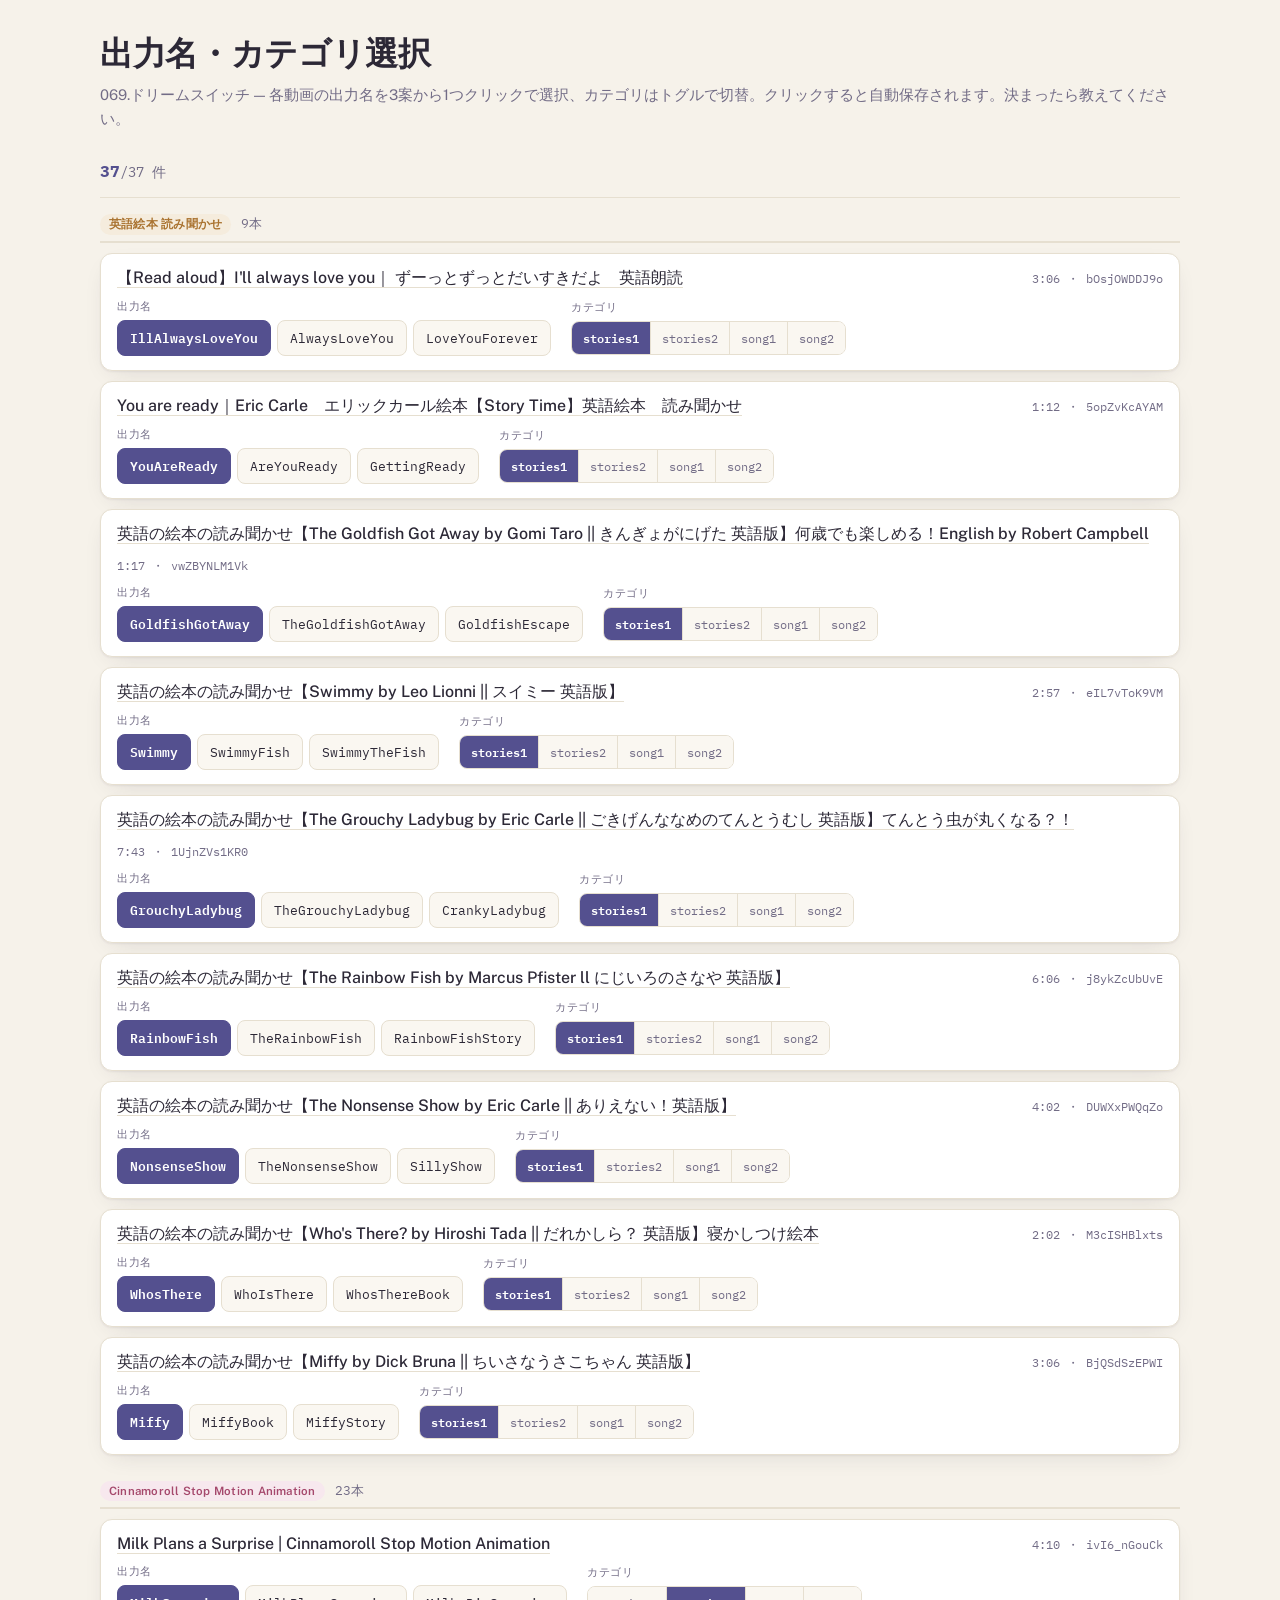
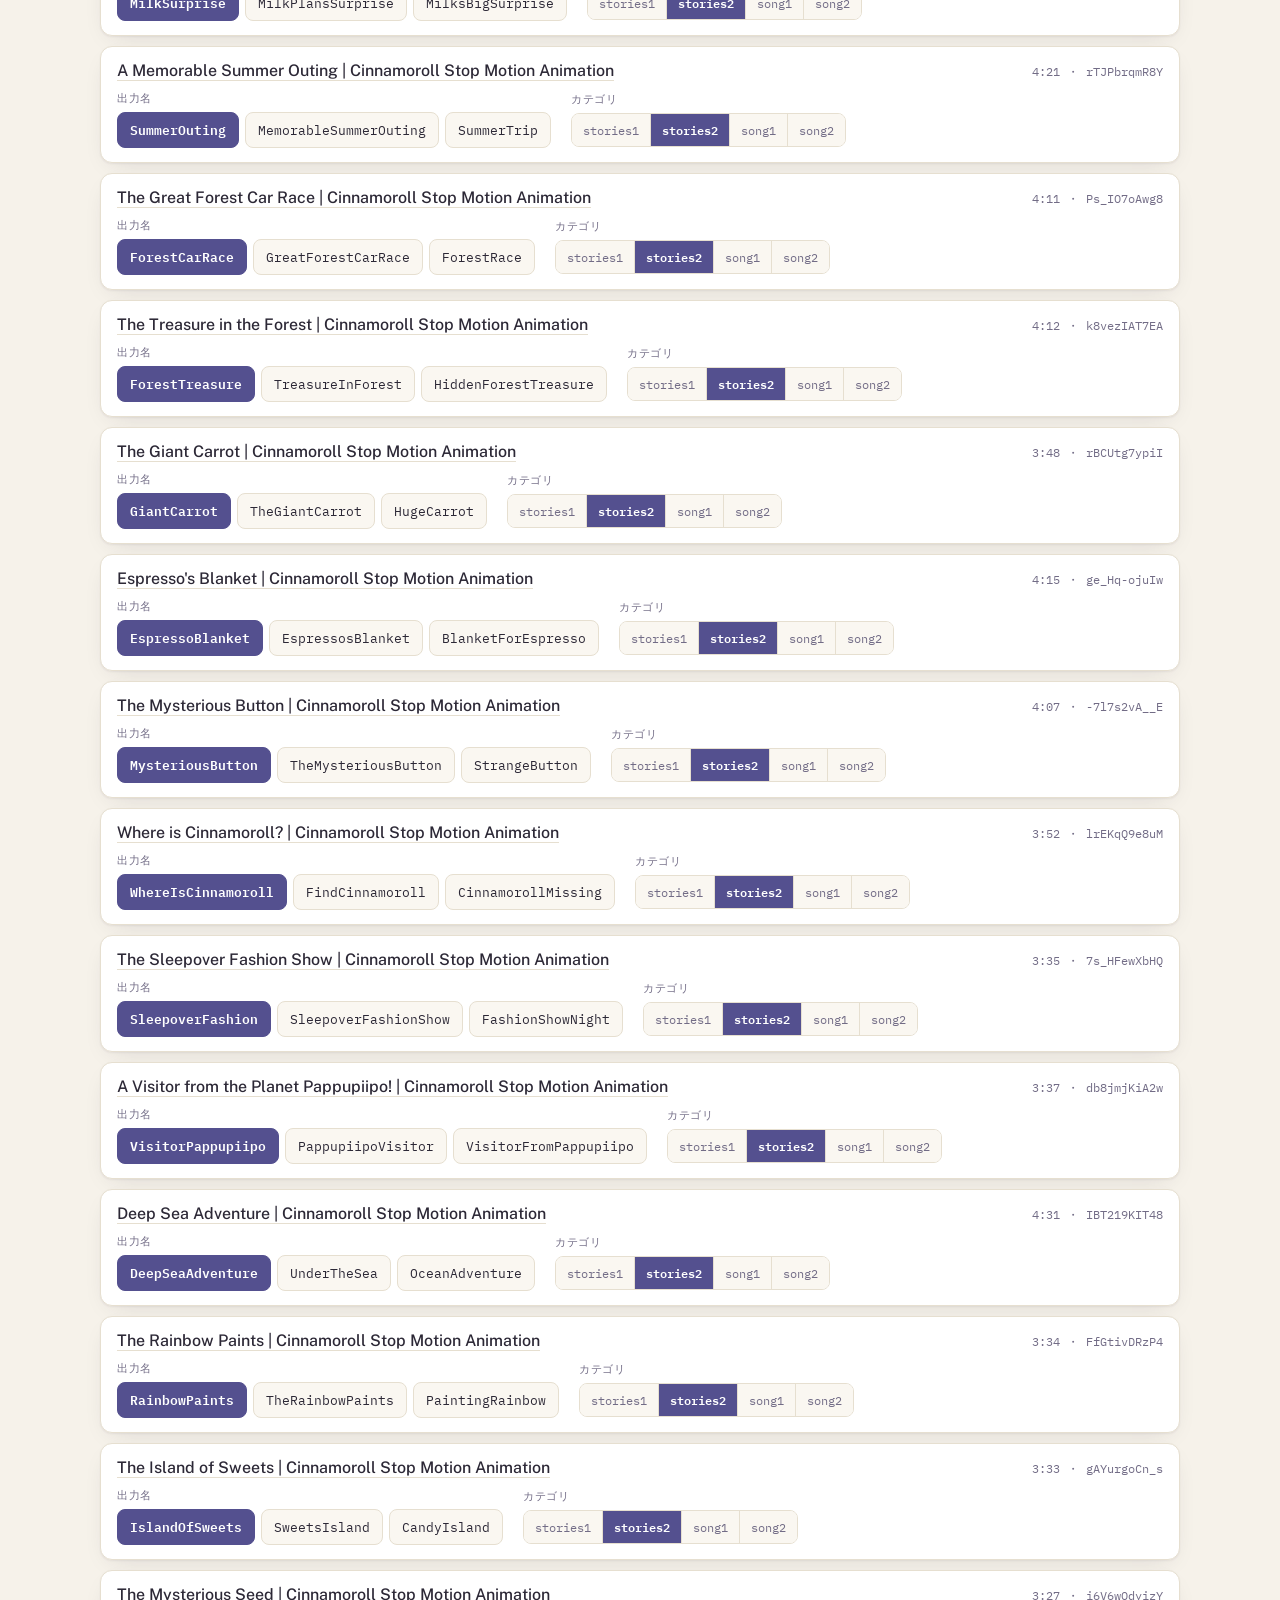
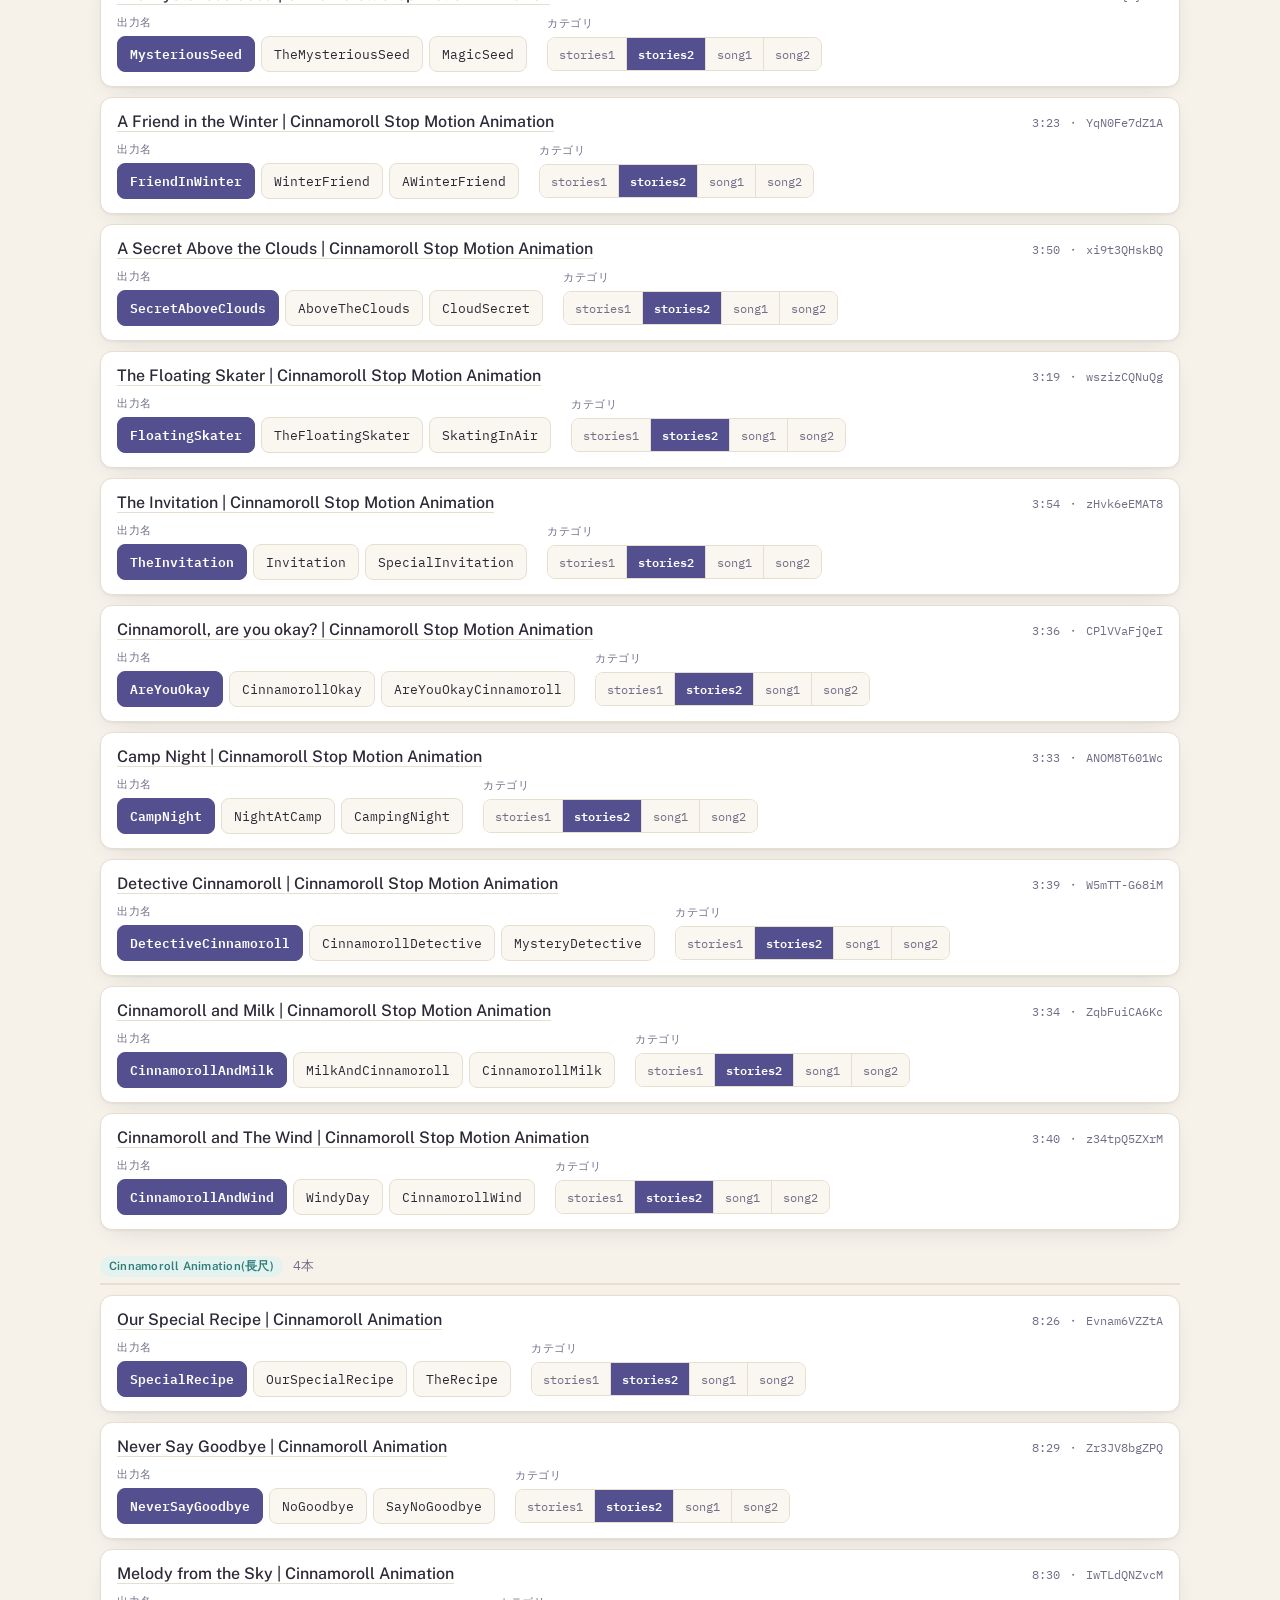
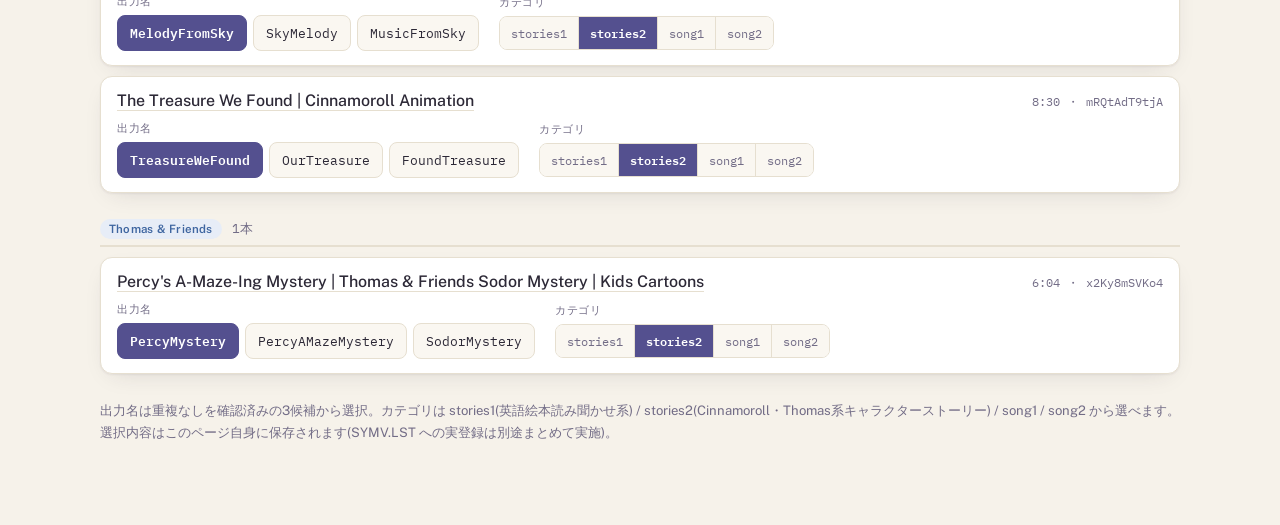
<file: skills/dreamswitch-video-add/templates/select_artifact.example.html>
<title>出力名・カテゴリ選択</title>
<style>
:root{
  --bg:#f6f2ea;
  --surface:#ffffff;
  --surface-2:#faf7f1;
  --text:#2c2836;
  --muted:#726c86;
  --border:#e6dfd0;
  --accent:#54508f;
  --accent-soft:#eae7f7;
  --amber:#a9722f;
  --amber-soft:#f5ecdd;
  --rose:#a5486c;
  --rose-soft:#f7e8ee;
  --teal:#2f7d78;
  --teal-soft:#e4f2f0;
  --denim:#3f66a0;
  --denim-soft:#e7edf7;
  --good:#3f7d4c;
  --good-soft:#e6f2e8;
  --shadow: 0 1px 2px rgba(44,40,54,0.06), 0 8px 24px -12px rgba(44,40,54,0.18);
}
@media (prefers-color-scheme: dark){
  :root:not([data-theme="light"]){
    --bg:#1b1824; --surface:#242032; --surface-2:#2a2638; --text:#ece8f7; --muted:#a79fc2;
    --border:#3a3550; --accent:#a6a0e8; --accent-soft:#332f52;
    --amber:#d9a866; --amber-soft:#3a3324; --rose:#e08fae; --rose-soft:#3a2733;
    --teal:#7fcac2; --teal-soft:#1f3735; --denim:#8fb0e6; --denim-soft:#232f47;
    --good:#7fcf94; --good-soft:#1f3728;
    --shadow: 0 1px 2px rgba(0,0,0,0.3), 0 8px 24px -12px rgba(0,0,0,0.5);
  }
}
:root[data-theme="dark"]{
  --bg:#1b1824; --surface:#242032; --surface-2:#2a2638; --text:#ece8f7; --muted:#a79fc2;
  --border:#3a3550; --accent:#a6a0e8; --accent-soft:#332f52;
  --amber:#d9a866; --amber-soft:#3a3324; --rose:#e08fae; --rose-soft:#3a2733;
  --teal:#7fcac2; --teal-soft:#1f3735; --denim:#8fb0e6; --denim-soft:#232f47;
  --good:#7fcf94; --good-soft:#1f3728;
  --shadow: 0 1px 2px rgba(0,0,0,0.3), 0 8px 24px -12px rgba(0,0,0,0.5);
}
*{box-sizing:border-box;}
body{
  background:var(--bg); color:var(--text);
  font-family:"Public Sans","Hiragino Sans","Yu Gothic",sans-serif;
  padding-inline:20px; padding-block:32px 80px; margin:0;
}
.wrap{max-width:1080px;margin-inline:auto;}
h1{
  font-family:"Fraunces","Hiragino Mincho ProN",serif;
  font-optical-sizing:auto; font-weight:600;
  font-size:clamp(1.5rem,4vw,2.05rem); letter-spacing:-0.01em;
  text-wrap:balance; margin:0 0 6px;
}
.sub{color:var(--muted);font-size:0.92rem;margin:0 0 20px;line-height:1.6;}
.sub code{background:var(--surface-2);border:1px solid var(--border);border-radius:5px;padding:1px 6px;font-family:"IBM Plex Mono",monospace;font-size:0.85em;}

.topbar{
  position:sticky; top:0; z-index:5;
  display:flex; align-items:center; gap:14px; flex-wrap:wrap;
  background:var(--bg); padding-block:10px 14px; margin-bottom:16px;
  border-bottom:1px solid var(--border);
}
.stat{font-family:"IBM Plex Mono",monospace;font-variant-numeric:tabular-nums;font-size:0.85rem;color:var(--muted);}
.stat b{color:var(--accent);font-size:1rem;}
.savebadge{
  font-size:0.78rem; padding:3px 10px; border-radius:999px;
  background:var(--good-soft); color:var(--good); font-weight:600;
  transition:opacity .2s; opacity:0;
}
.savebadge.show{opacity:1;}
.savebadge.pending{background:var(--accent-soft);color:var(--accent);}

.group{margin-bottom:26px;}
.group-head{
  display:flex; align-items:baseline; gap:10px; margin-bottom:10px;
  padding-bottom:6px; border-bottom:2px solid var(--border);
}
.badge{font-size:0.72rem;font-weight:600;padding:3px 9px;border-radius:999px;letter-spacing:0.02em;}
.badge.picture-book{background:var(--amber-soft);color:var(--amber);}
.badge.cinnamoroll-stopmotion{background:var(--rose-soft);color:var(--rose);}
.badge.cinnamoroll-anim{background:var(--teal-soft);color:var(--teal);}
.badge.thomas{background:var(--denim-soft);color:var(--denim);}
.group-meta{color:var(--muted);font-size:0.8rem;font-family:"IBM Plex Mono",monospace;font-variant-numeric:tabular-nums;}

.card{
  background:var(--surface); border:1px solid var(--border); border-radius:12px;
  box-shadow:var(--shadow); padding:14px 16px; margin-bottom:10px;
}
.card-head{display:flex;justify-content:space-between;gap:12px;align-items:baseline;margin-bottom:10px;flex-wrap:wrap;}
.card-title a{color:var(--text);text-decoration:none;font-weight:500;border-bottom:1px solid var(--border);}
.card-title a:hover{color:var(--accent);border-color:var(--accent);}
.card-meta{color:var(--muted);font-size:0.78rem;font-family:"IBM Plex Mono",monospace;white-space:nowrap;}

.row{display:flex;gap:20px;flex-wrap:wrap;align-items:center;}
.field-label{font-size:0.7rem;text-transform:uppercase;letter-spacing:0.05em;color:var(--muted);margin-bottom:6px;display:block;}
.chips{display:flex;gap:6px;flex-wrap:wrap;}
.chip{
  font-family:"IBM Plex Mono",monospace; font-size:0.82rem;
  padding:6px 12px; border-radius:8px; border:1px solid var(--border);
  background:var(--surface-2); color:var(--text); cursor:pointer;
  transition:background .12s, border-color .12s, color .12s;
}
.chip:hover{border-color:var(--accent);}
.chip.active{background:var(--accent);border-color:var(--accent);color:#fff;font-weight:600;}

.toggle{display:inline-flex;border:1px solid var(--border);border-radius:8px;overflow:hidden;}
.toggle button{
  font-family:"IBM Plex Mono",monospace;font-size:0.78rem;
  padding:6px 11px;border:none;background:var(--surface-2);color:var(--muted);
  cursor:pointer;border-right:1px solid var(--border);
}
.toggle button:last-child{border-right:none;}
.toggle button.active{background:var(--accent);color:#fff;font-weight:600;}
.toggle button:hover:not(.active){color:var(--text);}

footer{margin-top:24px;color:var(--muted);font-size:0.82rem;line-height:1.7;}
</style>
<link rel="stylesheet" href="https://fonts.googleapis.com/css2?family=Fraunces:opsz,wght@9..144,500;9..144,600&family=Public+Sans:wght@400;500;600&family=IBM+Plex+Mono:wght@400;500&display=swap">

<div class="wrap">
  <h1>出力名・カテゴリ選択</h1>
  <p class="sub">069.ドリームスイッチ — 各動画の出力名を3案から1つクリックで選択、カテゴリはトグルで切替。クリックすると自動保存されます。決まったら教えてください。</p>

  <div class="topbar">
    <span class="stat"><b id="doneCount">0</b>/<span id="totalCount">0</span> 件</span>
    <span class="savebadge" id="saveBadge">保存済み</span>
  </div>

  <div id="groups"></div>

  <footer>
    出力名は重複なしを確認済みの3候補から選択。カテゴリは stories1(英語絵本読み聞かせ系) / stories2(Cinnamoroll・Thomas系キャラクターストーリー) / song1 / song2 から選べます。<br>
    選択内容はこのページ自身に保存されます(SYMV.LST への実登録は別途まとめて実施)。
  </footer>
</div>

<script type="application/json" id="state-data">{"bOsjOWDDJ9o": {"name": "IllAlwaysLoveYou", "cat": "stories1"}, "5opZvKcAYAM": {"name": "YouAreReady", "cat": "stories1"}, "vwZBYNLM1Vk": {"name": "GoldfishGotAway", "cat": "stories1"}, "eIL7vToK9VM": {"name": "Swimmy", "cat": "stories1"}, "1UjnZVs1KR0": {"name": "GrouchyLadybug", "cat": "stories1"}, "j8ykZcUbUvE": {"name": "RainbowFish", "cat": "stories1"}, "DUWXxPWQqZo": {"name": "NonsenseShow", "cat": "stories1"}, "M3cISHBlxts": {"name": "WhosThere", "cat": "stories1"}, "BjQSdSzEPWI": {"name": "Miffy", "cat": "stories1"}, "ivI6_nGouCk": {"name": "MilkSurprise", "cat": "stories2"}, "rTJPbrqmR8Y": {"name": "SummerOuting", "cat": "stories2"}, "Ps_IO7oAwg8": {"name": "ForestCarRace", "cat": "stories2"}, "k8vezIAT7EA": {"name": "ForestTreasure", "cat": "stories2"}, "rBCUtg7ypiI": {"name": "GiantCarrot", "cat": "stories2"}, "ge_Hq-ojuIw": {"name": "EspressoBlanket", "cat": "stories2"}, "-7l7s2vA__E": {"name": "MysteriousButton", "cat": "stories2"}, "lrEKqQ9e8uM": {"name": "WhereIsCinnamoroll", "cat": "stories2"}, "7s_HFewXbHQ": {"name": "SleepoverFashion", "cat": "stories2"}, "db8jmjKiA2w": {"name": "VisitorPappupiipo", "cat": "stories2"}, "IBT219KIT48": {"name": "DeepSeaAdventure", "cat": "stories2"}, "FfGtivDRzP4": {"name": "RainbowPaints", "cat": "stories2"}, "gAYurgoCn_s": {"name": "IslandOfSweets", "cat": "stories2"}, "i6V6wQdyizY": {"name": "MysteriousSeed", "cat": "stories2"}, "YqN0Fe7dZ1A": {"name": "FriendInWinter", "cat": "stories2"}, "xi9t3QHskBQ": {"name": "SecretAboveClouds", "cat": "stories2"}, "wszizCQNuQg": {"name": "FloatingSkater", "cat": "stories2"}, "zHvk6eEMAT8": {"name": "TheInvitation", "cat": "stories2"}, "CPlVVaFjQeI": {"name": "AreYouOkay", "cat": "stories2"}, "ANOM8T601Wc": {"name": "CampNight", "cat": "stories2"}, "W5mTT-G68iM": {"name": "DetectiveCinnamoroll", "cat": "stories2"}, "x2Ky8mSVKo4": {"name": "PercyMystery", "cat": "stories2"}, "ZqbFuiCA6Kc": {"name": "CinnamorollAndMilk", "cat": "stories2"}, "z34tpQ5ZXrM": {"name": "CinnamorollAndWind", "cat": "stories2"}, "Evnam6VZZtA": {"name": "SpecialRecipe", "cat": "stories2"}, "Zr3JV8bgZPQ": {"name": "NeverSayGoodbye", "cat": "stories2"}, "IwTLdQNZvcM": {"name": "MelodyFromSky", "cat": "stories2"}, "mRQtAdT9tjA": {"name": "TreasureWeFound", "cat": "stories2"}}</script>
<script type="application/json" id="row-data">[{"id": "bOsjOWDDJ9o", "title": "【Read aloud】I'll always love you｜ ずーっとずっとだいすきだよ　英語朗読", "durStr": "3:06", "url": "https://youtu.be/bOsjOWDDJ9o", "group": "picture-book", "candidates": ["IllAlwaysLoveYou", "AlwaysLoveYou", "LoveYouForever"], "defaultCat": "stories1"}, {"id": "5opZvKcAYAM", "title": "You are ready｜Eric Carle　エリックカール絵本【Story Time】英語絵本　読み聞かせ", "durStr": "1:12", "url": "https://youtu.be/5opZvKcAYAM", "group": "picture-book", "candidates": ["YouAreReady", "AreYouReady", "GettingReady"], "defaultCat": "stories1"}, {"id": "vwZBYNLM1Vk", "title": "英語の絵本の読み聞かせ【The Goldfish Got Away by Gomi Taro || きんぎょがにげた 英語版】何歳でも楽しめる！English by Robert Campbell", "durStr": "1:17", "url": "https://youtu.be/vwZBYNLM1Vk", "group": "picture-book", "candidates": ["GoldfishGotAway", "TheGoldfishGotAway", "GoldfishEscape"], "defaultCat": "stories1"}, {"id": "eIL7vToK9VM", "title": "英語の絵本の読み聞かせ【Swimmy by Leo Lionni || スイミー 英語版】", "durStr": "2:57", "url": "https://youtu.be/eIL7vToK9VM", "group": "picture-book", "candidates": ["Swimmy", "SwimmyFish", "SwimmyTheFish"], "defaultCat": "stories1"}, {"id": "1UjnZVs1KR0", "title": "英語の絵本の読み聞かせ【The Grouchy Ladybug by Eric Carle || ごきげんななめのてんとうむし 英語版】てんとう虫が丸くなる？！", "durStr": "7:43", "url": "https://youtu.be/1UjnZVs1KR0", "group": "picture-book", "candidates": ["GrouchyLadybug", "TheGrouchyLadybug", "CrankyLadybug"], "defaultCat": "stories1"}, {"id": "j8ykZcUbUvE", "title": "英語の絵本の読み聞かせ【The Rainbow Fish by Marcus Pfister ll にじいろのさなや 英語版】", "durStr": "6:06", "url": "https://youtu.be/j8ykZcUbUvE", "group": "picture-book", "candidates": ["RainbowFish", "TheRainbowFish", "RainbowFishStory"], "defaultCat": "stories1"}, {"id": "DUWXxPWQqZo", "title": "英語の絵本の読み聞かせ【The Nonsense Show by Eric Carle || ありえない！英語版】", "durStr": "4:02", "url": "https://youtu.be/DUWXxPWQqZo", "group": "picture-book", "candidates": ["NonsenseShow", "TheNonsenseShow", "SillyShow"], "defaultCat": "stories1"}, {"id": "M3cISHBlxts", "title": "英語の絵本の読み聞かせ【Who's There? by Hiroshi Tada || だれかしら？ 英語版】寝かしつけ絵本", "durStr": "2:02", "url": "https://youtu.be/M3cISHBlxts", "group": "picture-book", "candidates": ["WhosThere", "WhoIsThere", "WhosThereBook"], "defaultCat": "stories1"}, {"id": "BjQSdSzEPWI", "title": "英語の絵本の読み聞かせ【Miffy by Dick Bruna || ちいさなうさこちゃん 英語版】", "durStr": "3:06", "url": "https://youtu.be/BjQSdSzEPWI", "group": "picture-book", "candidates": ["Miffy", "MiffyBook", "MiffyStory"], "defaultCat": "stories1"}, {"id": "ivI6_nGouCk", "title": "Milk Plans a Surprise | Cinnamoroll Stop Motion Animation", "durStr": "4:10", "url": "https://youtu.be/ivI6_nGouCk", "group": "cinnamoroll-stopmotion", "candidates": ["MilkSurprise", "MilkPlansSurprise", "MilksBigSurprise"], "defaultCat": "stories2"}, {"id": "rTJPbrqmR8Y", "title": "A Memorable Summer Outing  | Cinnamoroll Stop Motion Animation", "durStr": "4:21", "url": "https://youtu.be/rTJPbrqmR8Y", "group": "cinnamoroll-stopmotion", "candidates": ["SummerOuting", "MemorableSummerOuting", "SummerTrip"], "defaultCat": "stories2"}, {"id": "Ps_IO7oAwg8", "title": "The Great Forest Car Race | Cinnamoroll Stop Motion Animation", "durStr": "4:11", "url": "https://youtu.be/Ps_IO7oAwg8", "group": "cinnamoroll-stopmotion", "candidates": ["ForestCarRace", "GreatForestCarRace", "ForestRace"], "defaultCat": "stories2"}, {"id": "k8vezIAT7EA", "title": "The Treasure in the Forest | Cinnamoroll Stop Motion Animation", "durStr": "4:12", "url": "https://youtu.be/k8vezIAT7EA", "group": "cinnamoroll-stopmotion", "candidates": ["ForestTreasure", "TreasureInForest", "HiddenForestTreasure"], "defaultCat": "stories2"}, {"id": "rBCUtg7ypiI", "title": "The Giant Carrot  | Cinnamoroll Stop Motion Animation", "durStr": "3:48", "url": "https://youtu.be/rBCUtg7ypiI", "group": "cinnamoroll-stopmotion", "candidates": ["GiantCarrot", "TheGiantCarrot", "HugeCarrot"], "defaultCat": "stories2"}, {"id": "ge_Hq-ojuIw", "title": "Espresso's Blanket | Cinnamoroll Stop Motion Animation", "durStr": "4:15", "url": "https://youtu.be/ge_Hq-ojuIw", "group": "cinnamoroll-stopmotion", "candidates": ["EspressoBlanket", "EspressosBlanket", "BlanketForEspresso"], "defaultCat": "stories2"}, {"id": "-7l7s2vA__E", "title": "The Mysterious Button | Cinnamoroll Stop Motion Animation", "durStr": "4:07", "url": "https://youtu.be/-7l7s2vA__E", "group": "cinnamoroll-stopmotion", "candidates": ["MysteriousButton", "TheMysteriousButton", "StrangeButton"], "defaultCat": "stories2"}, {"id": "lrEKqQ9e8uM", "title": "Where is Cinnamoroll? | Cinnamoroll Stop Motion Animation", "durStr": "3:52", "url": "https://youtu.be/lrEKqQ9e8uM", "group": "cinnamoroll-stopmotion", "candidates": ["WhereIsCinnamoroll", "FindCinnamoroll", "CinnamorollMissing"], "defaultCat": "stories2"}, {"id": "7s_HFewXbHQ", "title": "The Sleepover Fashion Show | Cinnamoroll Stop Motion Animation", "durStr": "3:35", "url": "https://youtu.be/7s_HFewXbHQ", "group": "cinnamoroll-stopmotion", "candidates": ["SleepoverFashion", "SleepoverFashionShow", "FashionShowNight"], "defaultCat": "stories2"}, {"id": "db8jmjKiA2w", "title": "A Visitor from the Planet Pappupiipo! | Cinnamoroll Stop Motion Animation", "durStr": "3:37", "url": "https://youtu.be/db8jmjKiA2w", "group": "cinnamoroll-stopmotion", "candidates": ["VisitorPappupiipo", "PappupiipoVisitor", "VisitorFromPappupiipo"], "defaultCat": "stories2"}, {"id": "IBT219KIT48", "title": "Deep Sea Adventure | Cinnamoroll Stop Motion Animation", "durStr": "4:31", "url": "https://youtu.be/IBT219KIT48", "group": "cinnamoroll-stopmotion", "candidates": ["DeepSeaAdventure", "UnderTheSea", "OceanAdventure"], "defaultCat": "stories2"}, {"id": "FfGtivDRzP4", "title": "The Rainbow Paints | Cinnamoroll Stop Motion Animation", "durStr": "3:34", "url": "https://youtu.be/FfGtivDRzP4", "group": "cinnamoroll-stopmotion", "candidates": ["RainbowPaints", "TheRainbowPaints", "PaintingRainbow"], "defaultCat": "stories2"}, {"id": "gAYurgoCn_s", "title": "The Island of Sweets | Cinnamoroll Stop Motion Animation", "durStr": "3:33", "url": "https://youtu.be/gAYurgoCn_s", "group": "cinnamoroll-stopmotion", "candidates": ["IslandOfSweets", "SweetsIsland", "CandyIsland"], "defaultCat": "stories2"}, {"id": "i6V6wQdyizY", "title": "The Mysterious Seed | Cinnamoroll Stop Motion Animation", "durStr": "3:27", "url": "https://youtu.be/i6V6wQdyizY", "group": "cinnamoroll-stopmotion", "candidates": ["MysteriousSeed", "TheMysteriousSeed", "MagicSeed"], "defaultCat": "stories2"}, {"id": "YqN0Fe7dZ1A", "title": "A Friend in the Winter | Cinnamoroll Stop Motion Animation", "durStr": "3:23", "url": "https://youtu.be/YqN0Fe7dZ1A", "group": "cinnamoroll-stopmotion", "candidates": ["FriendInWinter", "WinterFriend", "AWinterFriend"], "defaultCat": "stories2"}, {"id": "xi9t3QHskBQ", "title": "A Secret Above the Clouds | Cinnamoroll Stop Motion Animation", "durStr": "3:50", "url": "https://youtu.be/xi9t3QHskBQ", "group": "cinnamoroll-stopmotion", "candidates": ["SecretAboveClouds", "AboveTheClouds", "CloudSecret"], "defaultCat": "stories2"}, {"id": "wszizCQNuQg", "title": "The Floating Skater | Cinnamoroll Stop Motion Animation", "durStr": "3:19", "url": "https://youtu.be/wszizCQNuQg", "group": "cinnamoroll-stopmotion", "candidates": ["FloatingSkater", "TheFloatingSkater", "SkatingInAir"], "defaultCat": "stories2"}, {"id": "zHvk6eEMAT8", "title": "The Invitation | Cinnamoroll Stop Motion Animation", "durStr": "3:54", "url": "https://youtu.be/zHvk6eEMAT8", "group": "cinnamoroll-stopmotion", "candidates": ["TheInvitation", "Invitation", "SpecialInvitation"], "defaultCat": "stories2"}, {"id": "CPlVVaFjQeI", "title": "Cinnamoroll, are you okay? | Cinnamoroll Stop Motion Animation", "durStr": "3:36", "url": "https://youtu.be/CPlVVaFjQeI", "group": "cinnamoroll-stopmotion", "candidates": ["AreYouOkay", "CinnamorollOkay", "AreYouOkayCinnamoroll"], "defaultCat": "stories2"}, {"id": "ANOM8T601Wc", "title": "Camp Night | Cinnamoroll Stop Motion Animation", "durStr": "3:33", "url": "https://youtu.be/ANOM8T601Wc", "group": "cinnamoroll-stopmotion", "candidates": ["CampNight", "NightAtCamp", "CampingNight"], "defaultCat": "stories2"}, {"id": "W5mTT-G68iM", "title": "Detective Cinnamoroll | Cinnamoroll Stop Motion Animation", "durStr": "3:39", "url": "https://youtu.be/W5mTT-G68iM", "group": "cinnamoroll-stopmotion", "candidates": ["DetectiveCinnamoroll", "CinnamorollDetective", "MysteryDetective"], "defaultCat": "stories2"}, {"id": "x2Ky8mSVKo4", "title": "Percy's A-Maze-Ing Mystery | Thomas & Friends Sodor Mystery | Kids Cartoons", "durStr": "6:04", "url": "https://youtu.be/x2Ky8mSVKo4", "group": "thomas", "candidates": ["PercyMystery", "PercyAMazeMystery", "SodorMystery"], "defaultCat": "stories2"}, {"id": "ZqbFuiCA6Kc", "title": "Cinnamoroll and Milk | Cinnamoroll Stop Motion Animation", "durStr": "3:34", "url": "https://youtu.be/ZqbFuiCA6Kc", "group": "cinnamoroll-stopmotion", "candidates": ["CinnamorollAndMilk", "MilkAndCinnamoroll", "CinnamorollMilk"], "defaultCat": "stories2"}, {"id": "z34tpQ5ZXrM", "title": "Cinnamoroll and The Wind | Cinnamoroll Stop Motion Animation", "durStr": "3:40", "url": "https://youtu.be/z34tpQ5ZXrM", "group": "cinnamoroll-stopmotion", "candidates": ["CinnamorollAndWind", "WindyDay", "CinnamorollWind"], "defaultCat": "stories2"}, {"id": "Evnam6VZZtA", "title": "Our Special Recipe | Cinnamoroll Animation", "durStr": "8:26", "url": "https://youtu.be/Evnam6VZZtA", "group": "cinnamoroll-anim", "candidates": ["SpecialRecipe", "OurSpecialRecipe", "TheRecipe"], "defaultCat": "stories2"}, {"id": "Zr3JV8bgZPQ", "title": "Never Say Goodbye | Cinnamoroll Animation", "durStr": "8:29", "url": "https://youtu.be/Zr3JV8bgZPQ", "group": "cinnamoroll-anim", "candidates": ["NeverSayGoodbye", "NoGoodbye", "SayNoGoodbye"], "defaultCat": "stories2"}, {"id": "IwTLdQNZvcM", "title": "Melody from the Sky | Cinnamoroll Animation", "durStr": "8:30", "url": "https://youtu.be/IwTLdQNZvcM", "group": "cinnamoroll-anim", "candidates": ["MelodyFromSky", "SkyMelody", "MusicFromSky"], "defaultCat": "stories2"}, {"id": "mRQtAdT9tjA", "title": "The Treasure We Found | Cinnamoroll Animation", "durStr": "8:30", "url": "https://youtu.be/mRQtAdT9tjA", "group": "cinnamoroll-anim", "candidates": ["TreasureWeFound", "OurTreasure", "FoundTreasure"], "defaultCat": "stories2"}]</script>

<script>
const DATA = JSON.parse(document.getElementById('row-data').textContent);
let STATE = JSON.parse(document.getElementById('state-data').textContent);

const GROUP_LABEL = {
  'picture-book': '英語絵本 読み聞かせ',
  'cinnamoroll-stopmotion': 'Cinnamoroll Stop Motion Animation',
  'cinnamoroll-anim': 'Cinnamoroll Animation(長尺)',
  'thomas': 'Thomas & Friends',
};
const GROUP_ORDER = ['picture-book','cinnamoroll-stopmotion','cinnamoroll-anim','thomas'];
const CATS = ['stories1','stories2','song1','song2'];

let artifactApi = null;
let saveTimer = null;

function escapeHtml(s){
  return s.replace(/[&<>"']/g, c => ({'&':'&amp;','<':'&lt;','>':'&gt;','"':'&quot;',"'":'&#39;'}[c]));
}

function renderAll(){
  const root = document.getElementById('groups');
  root.innerHTML = '';
  const byGroup = {};
  for(const r of DATA){ (byGroup[r.group] ||= []).push(r); }

  for(const g of GROUP_ORDER){
    const items = byGroup[g];
    if(!items || !items.length) continue;
    const gdiv = document.createElement('div');
    gdiv.className = 'group';
    const head = document.createElement('div');
    head.className = 'group-head';
    head.innerHTML = `<span class="badge ${g}">${GROUP_LABEL[g]}</span><span class="group-meta">${items.length}本</span>`;
    gdiv.appendChild(head);

    for(const r of items){
      gdiv.appendChild(renderCard(r));
    }
    root.appendChild(gdiv);
  }
  updateCount();
}

function renderCard(r){
  const s = STATE[r.id];
  const card = document.createElement('div');
  card.className = 'card';
  card.innerHTML = `
    <div class="card-head">
      <span class="card-title"><a href="${r.url}" target="_blank" rel="noopener">${escapeHtml(r.title)}</a></span>
      <span class="card-meta">${r.durStr} ・ ${r.id}</span>
    </div>
    <div class="row">
      <div>
        <span class="field-label">出力名</span>
        <div class="chips" data-id="${r.id}" data-kind="name">
          ${r.candidates.map(c => `<button type="button" class="chip ${s.name===c?'active':''}" data-val="${escapeHtml(c)}">${escapeHtml(c)}</button>`).join('')}
        </div>
      </div>
      <div>
        <span class="field-label">カテゴリ</span>
        <div class="toggle" data-id="${r.id}" data-kind="cat">
          ${CATS.map(c => `<button type="button" class="${s.cat===c?'active':''}" data-val="${c}">${c}</button>`).join('')}
        </div>
      </div>
    </div>
  `;
  card.querySelectorAll('.chips button').forEach(btn=>{
    btn.addEventListener('click', ()=>{
      const id = btn.parentElement.dataset.id;
      STATE[id].name = btn.dataset.val;
      btn.parentElement.querySelectorAll('button').forEach(b=>b.classList.toggle('active', b===btn));
      scheduleSave();
    });
  });
  card.querySelectorAll('.toggle button').forEach(btn=>{
    btn.addEventListener('click', ()=>{
      const id = btn.parentElement.dataset.id;
      STATE[id].cat = btn.dataset.val;
      btn.parentElement.querySelectorAll('button').forEach(b=>b.classList.toggle('active', b===btn));
      scheduleSave();
    });
  });
  return card;
}

function updateCount(){
  document.getElementById('totalCount').textContent = DATA.length;
  document.getElementById('doneCount').textContent = DATA.length;
}

function scheduleSave(){
  const badge = document.getElementById('saveBadge');
  badge.textContent = '保存中…';
  badge.classList.add('show','pending');
  clearTimeout(saveTimer);
  saveTimer = setTimeout(doSave, 700);
}

async function doSave(){
  document.getElementById('state-data').textContent = JSON.stringify(STATE);
  const badge = document.getElementById('saveBadge');
  if(!artifactApi){
    badge.textContent = '保存不可(接続待ち)';
    return;
  }
  try{
    await artifactApi.publish('<!doctype html>\n' + document.documentElement.outerHTML);
    badge.textContent = '保存済み';
    badge.classList.remove('pending');
  }catch(e){
    badge.textContent = '保存失敗: ' + (e && e.code ? e.code : e);
    badge.classList.remove('pending');
  }
}

renderAll();

(async () => {
  if(window.claude && window.claude.use){
    artifactApi = await window.claude.use('artifact');
  }
})();
</script>
</file>
